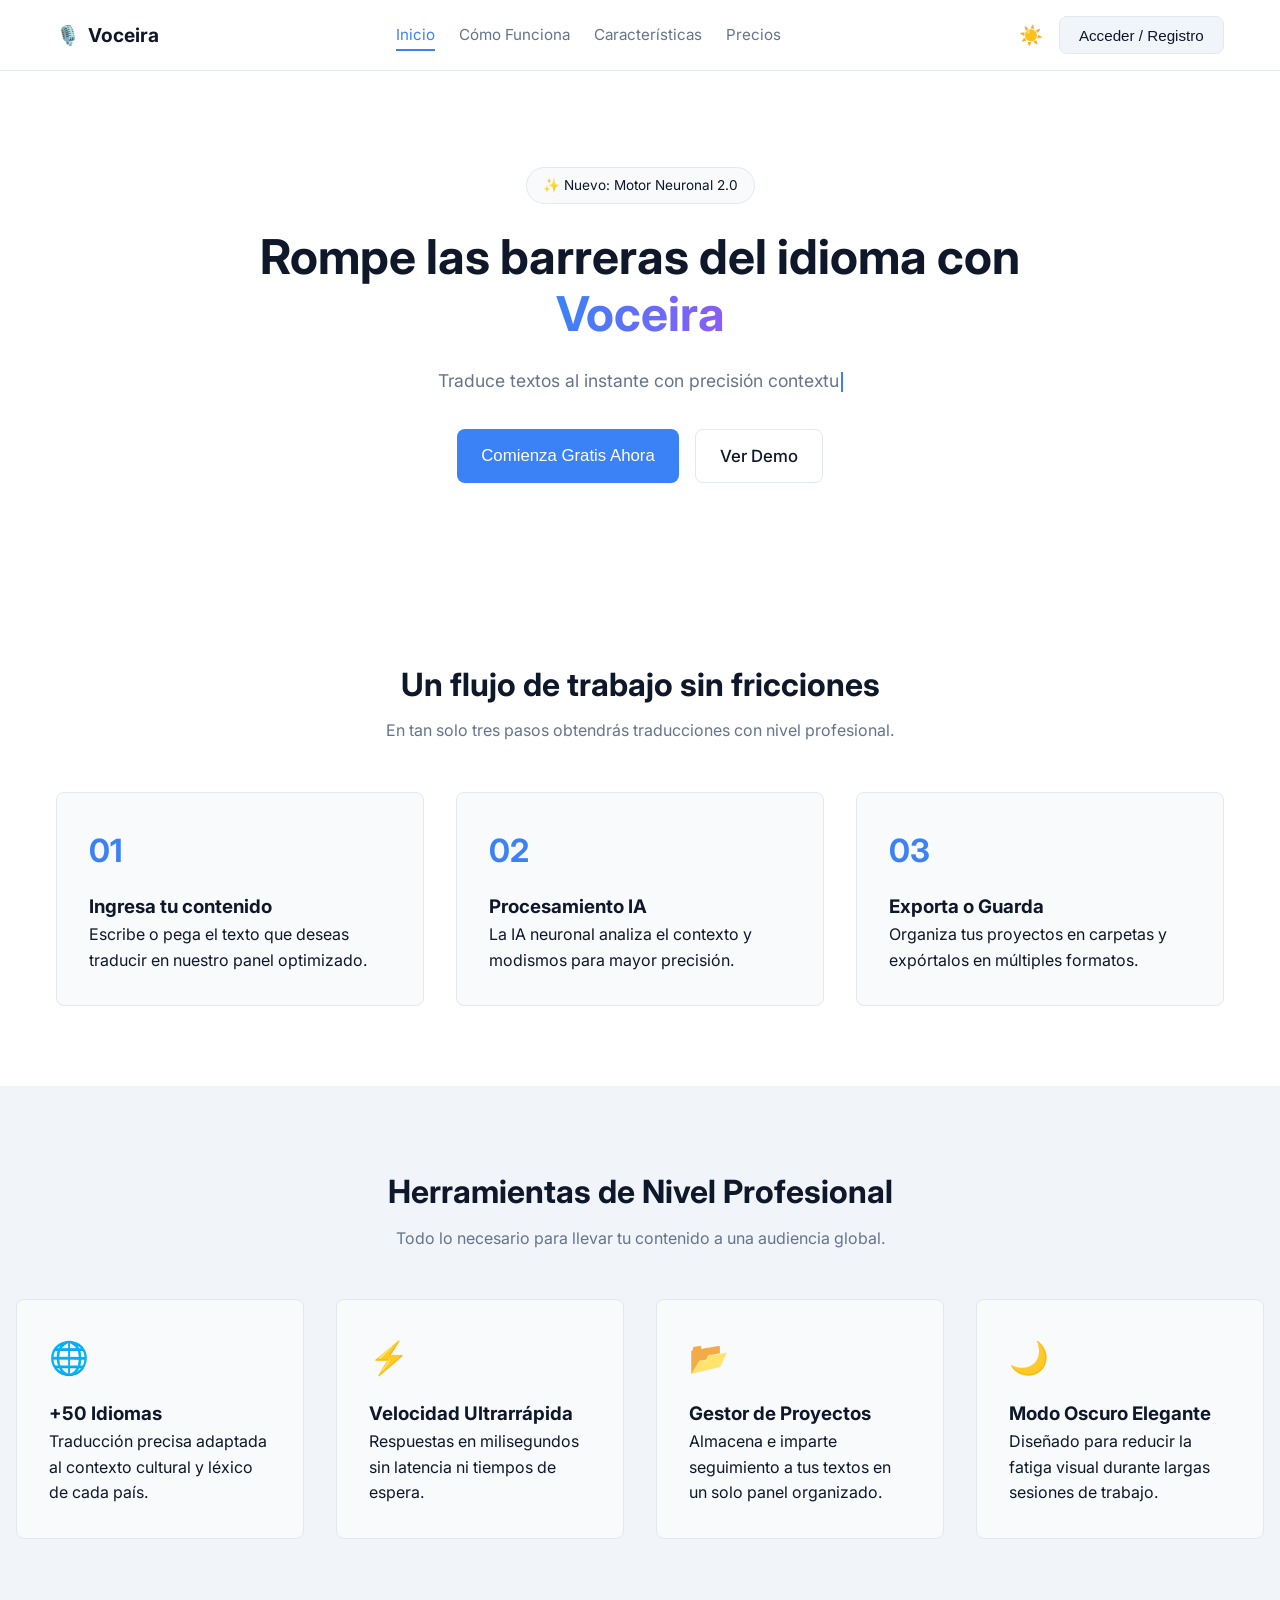
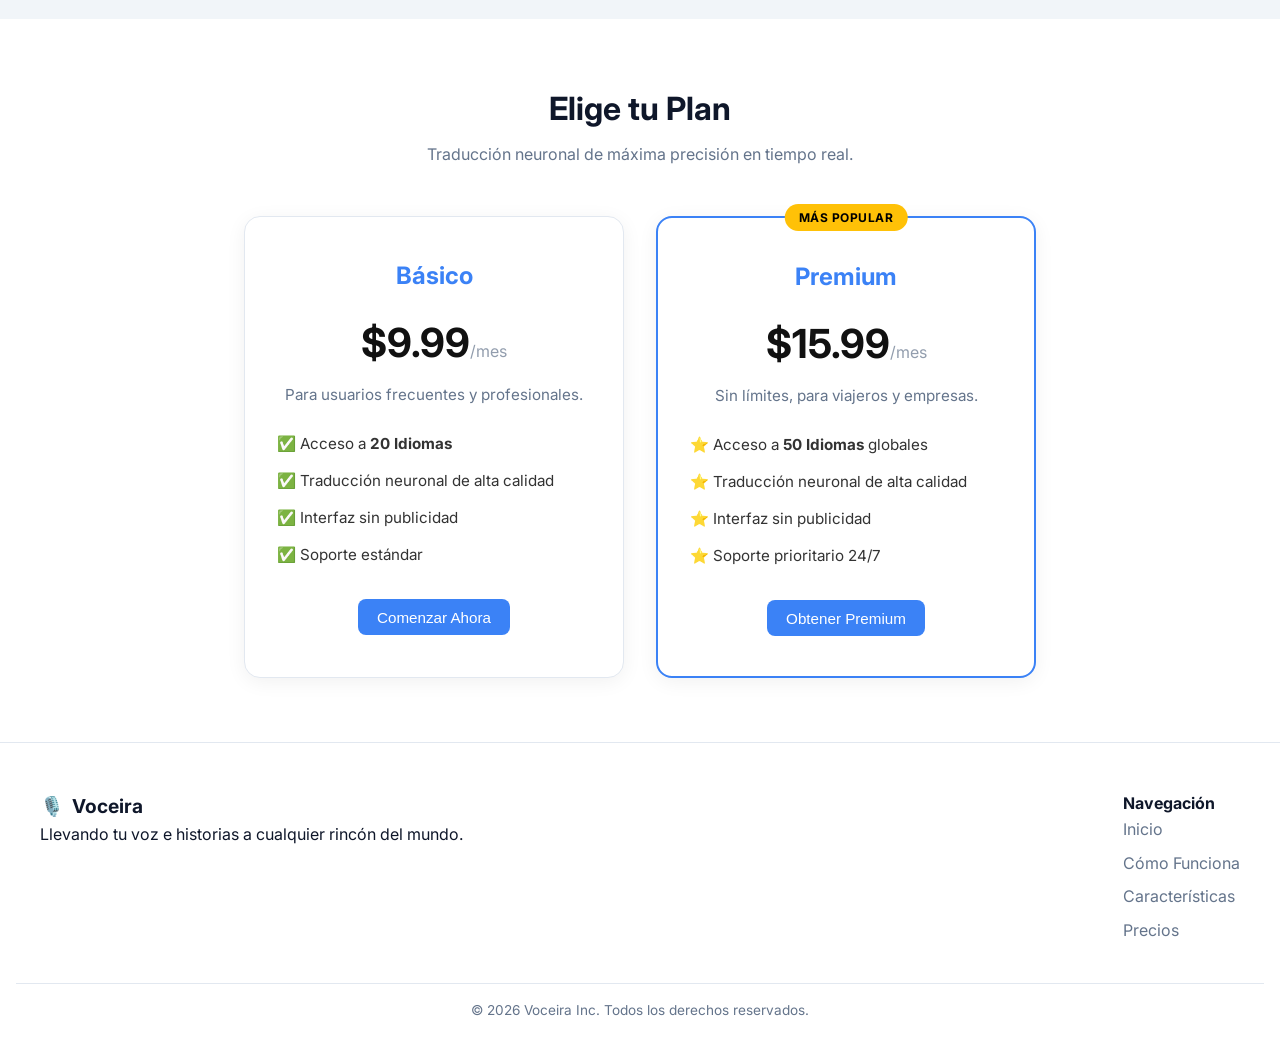
<file: VOCEIRAWEB/index.html>
<!DOCTYPE html>
<html lang="es" data-theme="light">
<head>
  <meta charset="UTF-8">
  <meta name="viewport" content="width=device-width, initial-scale=1.0">
  <title>Voceira - Plataforma de Traducción IA</title>
  <link rel="stylesheet" href="styles.css">
  <link href="https://fonts.googleapis.com/css2?family=Inter:wght@300;400;500;600;700;800&display=swap" rel="stylesheet">
</head>
<body>

  <!-- NAVEGACIÓN -->
  <header class="navbar">
    <div class="nav-container">
      <a href="index.html" class="logo">
        <span class="logo-icon">🎙️</span>
        <span class="logo-text">Voceira</span>
      </a>

      <!-- Menú Hamburguesa Móvil -->
      <button class="hamburger" id="hamburger" aria-label="Abrir menú">
        <span class="bar"></span>
        <span class="bar"></span>
        <span class="bar"></span>
      </button>

      <!-- Enlaces de Navegación -->
      <nav class="nav-links" id="nav-menu">
        <a href="#inicio" class="nav-link">Inicio</a>
        <a href="#como-funciona" class="nav-link">Cómo Funciona</a>
        <a href="#caracteristicas" class="nav-link">Características</a>
        <a href="#precios" class="nav-link">Precios</a>
        
        <div class="nav-mobile-actions">
          <button class="theme-toggle" title="Cambiar tema">☀️</button>
          <button class="btn btn-secondary open-auth-btn">Acceder / Registro</button>
        </div>
      </nav>

      <div class="nav-actions">
        <button class="theme-toggle" id="theme-toggle" title="Cambiar tema">☀️</button>
        <button class="btn btn-secondary open-auth-btn">Acceder / Registro</button>
      </div>
    </div>
  </header>

  <main>
    <!-- HERO SECTION -->
    <section id="inicio" class="hero-section">
      <div class="hero-content">
        <span class="badge">✨ Nuevo: Motor Neuronal 2.0</span>
        <h1>Rompe las barreras del idioma con <span class="gradient-text">Voceira</span></h1>
        <p class="hero-subtitle" id="hero-subtitle"></p>
        <div class="hero-buttons">
          <button class="btn btn-primary btn-large open-auth-btn">Comienza Gratis Ahora</button>
          <a href="#como-funciona" class="btn btn-outline btn-large">Ver Demo</a>
        </div>
      </div>
    </section>

    <!-- CÓMO FUNCIONA -->
    <section id="como-funciona" class="section-padding">
      <div class="section-header">
        <h2>Un flujo de trabajo sin fricciones</h2>
        <p>En tan solo tres pasos obtendrás traducciones con nivel profesional.</p>
      </div>
      <div class="steps-grid">
        <div class="step-card">
          <div class="step-icon">01</div>
          <h3>Ingresa tu contenido</h3>
          <p>Escribe o pega el texto que deseas traducir en nuestro panel optimizado.</p>
        </div>
        <div class="step-card">
          <div class="step-icon">02</div>
          <h3>Procesamiento IA</h3>
          <p>La IA neuronal analiza el contexto y modismos para mayor precisión.</p>
        </div>
        <div class="step-card">
          <div class="step-icon">03</div>
          <h3>Exporta o Guarda</h3>
          <p>Organiza tus proyectos en carpetas y expórtalos en múltiples formatos.</p>
        </div>
      </div>
    </section>

    <!-- CARACTERÍSTICAS -->
    <section id="caracteristicas" class="section-padding bg-alt">
      <div class="section-header">
        <h2>Herramientas de Nivel Profesional</h2>
        <p>Todo lo necesario para llevar tu contenido a una audiencia global.</p>
      </div>
      <div class="features-grid">
        <div class="feature-card">
          <div class="feature-icon">🌐</div>
          <h3>+50 Idiomas</h3>
          <p>Traducción precisa adaptada al contexto cultural y léxico de cada país.</p>
        </div>
        <div class="feature-card">
          <div class="feature-icon">⚡</div>
          <h3>Velocidad Ultrarrápida</h3>
          <p>Respuestas en milisegundos sin latencia ni tiempos de espera.</p>
        </div>
        <div class="feature-card">
          <div class="feature-icon">📂</div>
          <h3>Gestor de Proyectos</h3>
          <p>Almacena e imparte seguimiento a tus textos en un solo panel organizado.</p>
        </div>
        <div class="feature-card">
          <div class="feature-icon">🌙</div>
          <h3>Modo Oscuro Elegante</h3>
          <p>Diseñado para reducir la fatiga visual durante largas sesiones de trabajo.</p>
        </div>
      </div>
    </section>

   <!-- ========================================== -->
<!-- SECCIÓN DE PRECIOS (2 PLANES) -->
<!-- ========================================== -->
<section id="precios" class="pricing-section">
  <div class="container">
    <div class="section-header text-center">
      <h2>Elige tu Plan</h2>
      <p>Traducción neuronal de máxima precisión en tiempo real.</p>
    </div>

    <!-- Contenedor de las 2 tarjetas -->
    <div class="pricing-cards-container">
      
      <!-- TARJETA 1: PLAN BÁSICO -->
      <div class="pricing-card">
        <h3>Básico</h3>
        <div class="price">$9.99<span>/mes</span></div>
        <p class="pricing-subtitle">Para usuarios frecuentes y profesionales.</p>
        
        <ul class="pricing-features">
          <li>✅ Acceso a <strong>20 Idiomas</strong></li>
          <li>✅ Traducción neuronal de alta calidad</li>
          <li>✅ Interfaz sin publicidad</li>
          <li>✅ Soporte estándar</li>
        </ul>
        <button class="btn btn-primary open-auth-btn">Comenzar Ahora</button>
      </div>

      <!-- TARJETA 2: PLAN PREMIUM -->
      <div class="pricing-card premium">
        <div class="badge-popular">MÁS POPULAR</div>
        <h3>Premium</h3>
        <div class="price">$15.99<span>/mes</span></div>
        <p class="pricing-subtitle">Sin límites, para viajeros y empresas.</p>
        
        <ul class="pricing-features">
          <li>⭐ Acceso a <strong>50 Idiomas</strong> globales</li>
          <li>⭐ Traducción neuronal de alta calidad</li>
          <li>⭐ Interfaz sin publicidad</li>
          <li>⭐ Soporte prioritario 24/7</li>
        </ul>
        <button class="btn btn-primary open-auth-btn">Obtener Premium</button>
      </div>

    </div>
  </div>
</section>

    <!-- FOOTER -->
    <footer class="footer">
      <div class="footer-container">
        <div class="footer-brand">
          <div class="logo"><span class="logo-icon">🎙️</span> Voceira</div>
          <p>Llevando tu voz e historias a cualquier rincón del mundo.</p>
        </div>
        <div class="footer-links">
          <h4>Navegación</h4>
          <a href="#inicio">Inicio</a>
          <a href="#como-funciona">Cómo Funciona</a>
          <a href="#caracteristicas">Características</a>
          <a href="#precios">Precios</a>
        </div>
      </div>
      <div class="footer-bottom">
        <p>© 2026 Voceira Inc. Todos los derechos reservados.</p>
      </div>
    </footer>
  </main>

  <!-- MODAL DE AUTENTICACIÓN -->
  <div class="modal-overlay" id="auth-modal">
    <div class="modal-card">
      <button class="close-modal" id="close-modal">&times;</button>
      <div class="auth-tabs">
        <button class="tab-btn active" id="tab-login">Iniciar Sesión</button>
        <button class="tab-btn" id="tab-register">Crear Cuenta</button>
      </div>

      <!-- Login -->
      <form id="login-form" class="auth-form active-form">
        <h2>Bienvenido de nuevo</h2>
        <p class="auth-desc">Ingresa a tu cuenta para acceder al traductor.</p>
        <div class="input-group">
          <label>Correo Electrónico</label>
          <input type="email" id="login-email" placeholder="usuario@correo.com" required>
        </div>
        <div class="input-group">
          <label>Contraseña</label>
          <input type="password" id="login-pass" placeholder="••••••••" required>
        </div>
        <button type="submit" class="btn btn-primary btn-full">Ingresar a la App ➔</button>
      </form>

      <!-- Register -->
      <form id="register-form" class="auth-form">
        <h2>Crea tu cuenta gratis</h2>
        <p class="auth-desc">Comienza tu prueba sin tarjeta de crédito.</p>
        <div class="input-group">
          <label>Nombre Completo</label>
          <input type="text" id="register-name" placeholder="Ej: Maria López" required>
        </div>
        <div class="input-group">
          <label>Correo Electrónico</label>
          <input type="email" id="register-email" placeholder="usuario@correo.com" required>
        </div>
        <div class="input-group">
          <label>Contraseña (mínimo 6 caracteres)</label>
          <input type="password" id="register-pass" placeholder="••••••••" required>
        </div>
        <button type="submit" class="btn btn-primary btn-full">Registrarme e Ir a la App ➔</button>
      </form>
    </div>
  </div>

  <script src="app.js"></script>
</body>
</html>
</file>
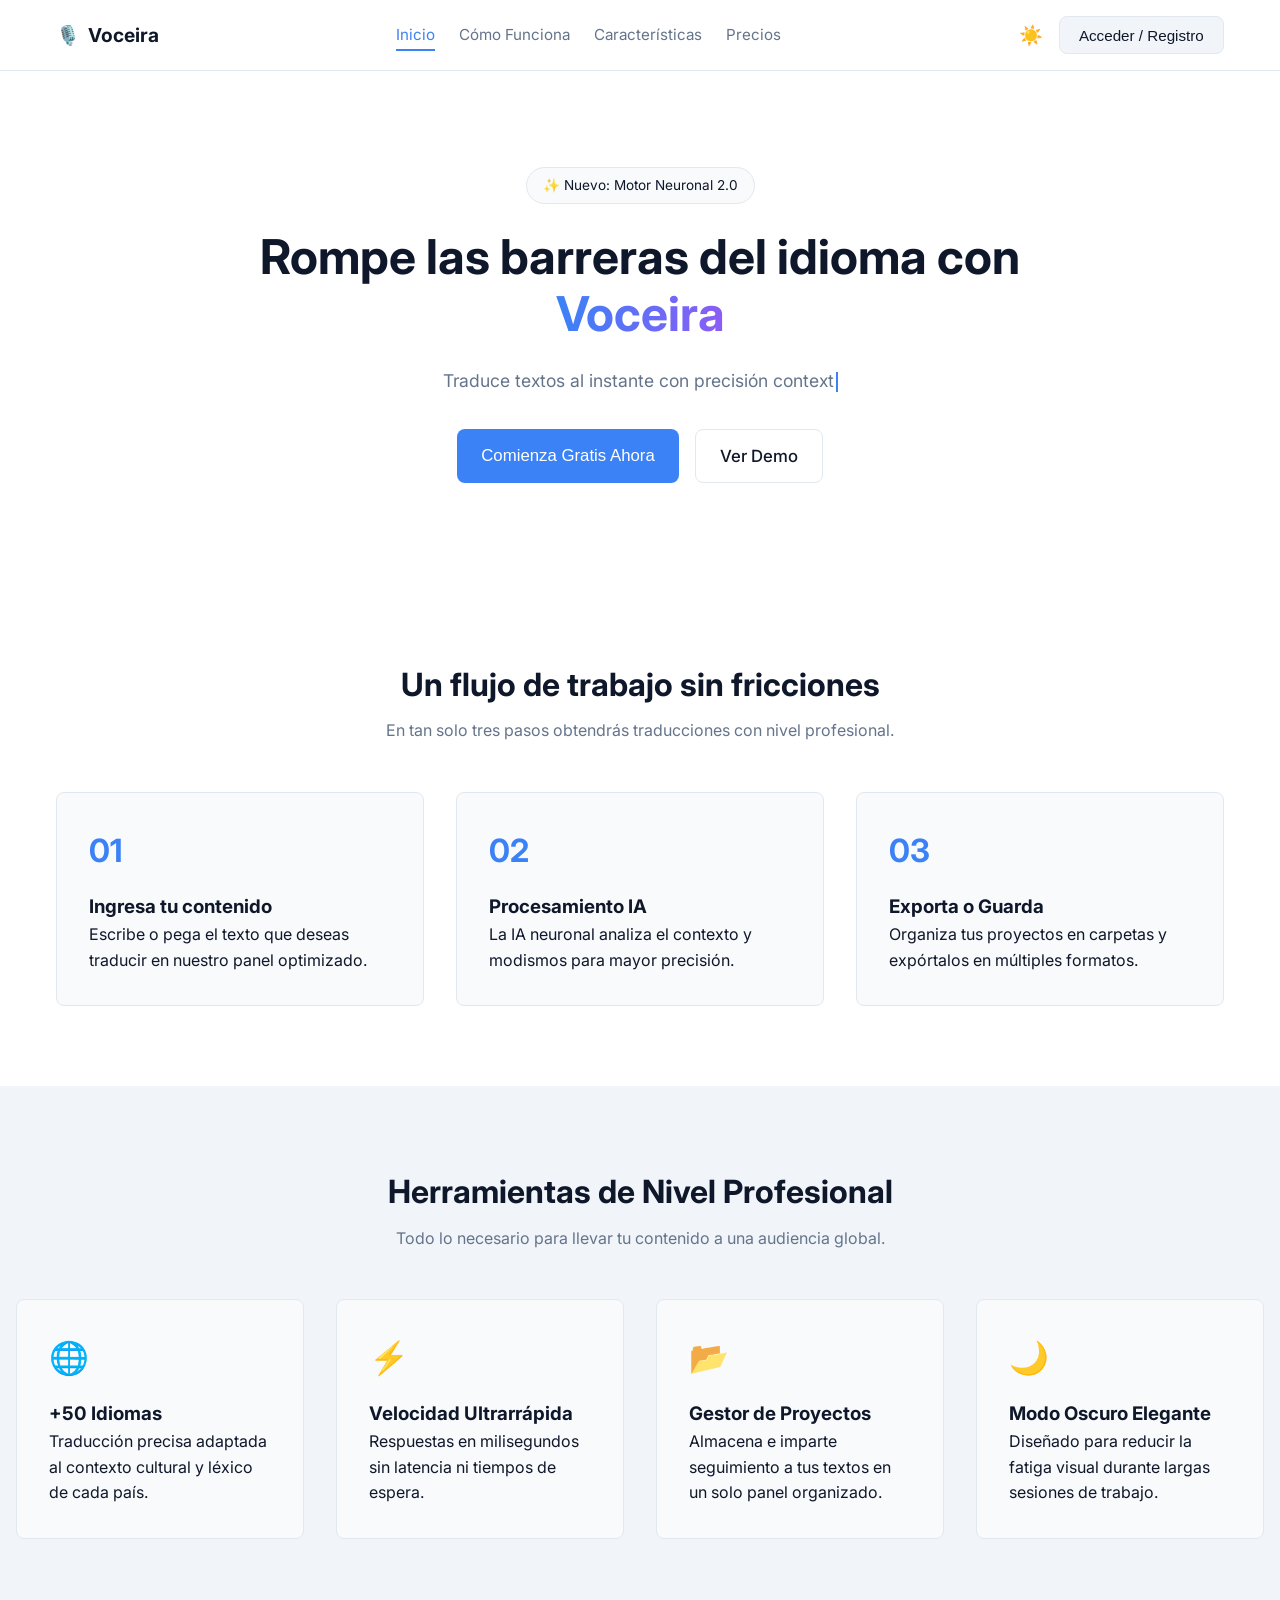
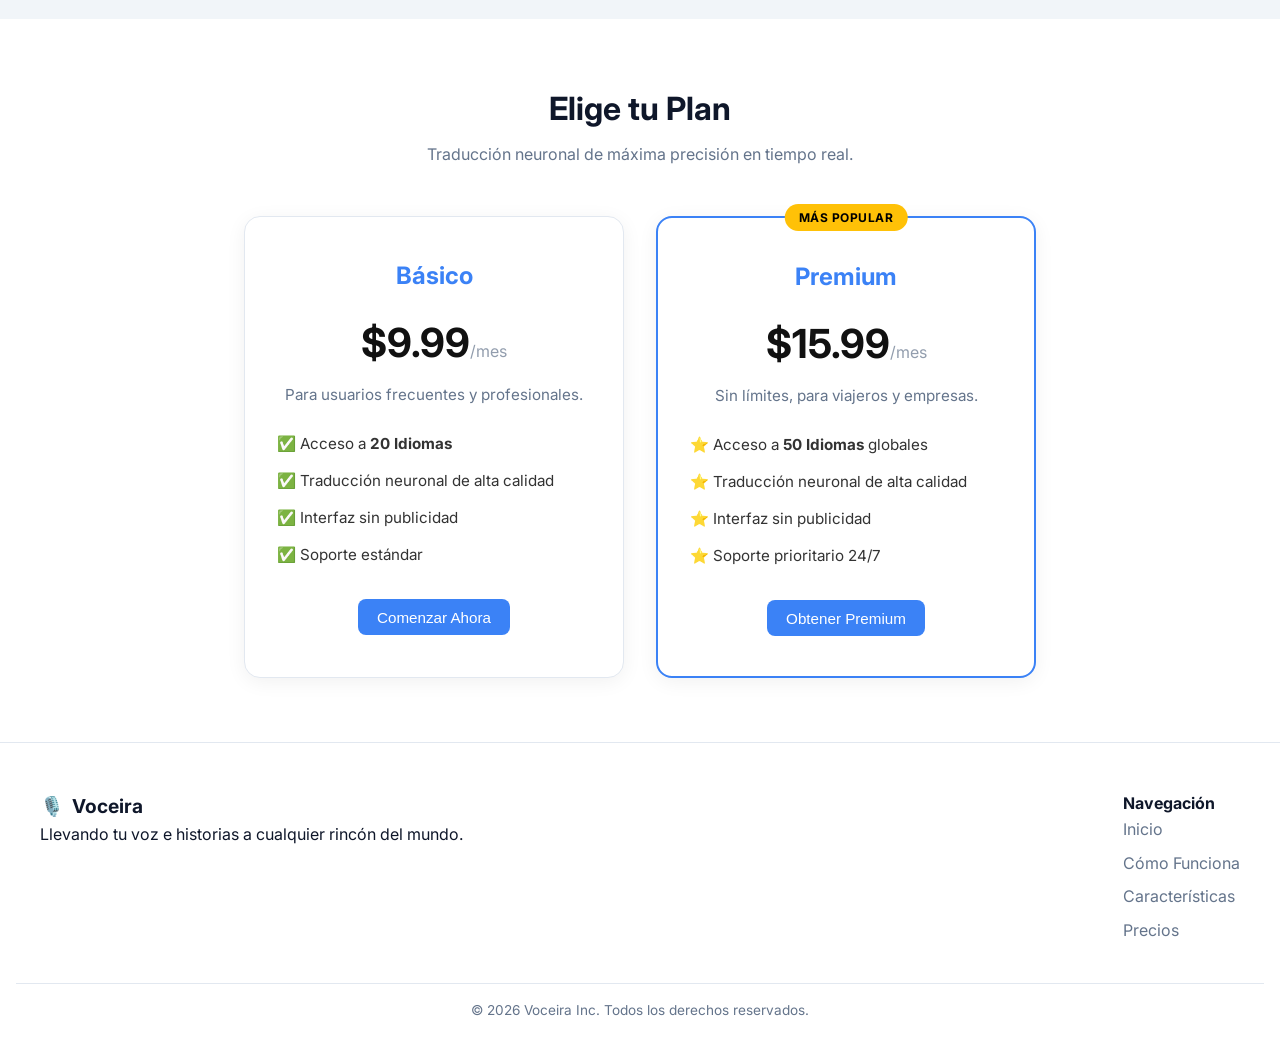
<file: VOCEIRAWEB/app.html>
<!DOCTYPE html>
<html lang="es" data-theme="light">
<head>
  <meta charset="UTF-8">
  <meta name="viewport" content="width=device-width, initial-scale=1.0">
  <title>Voceira App - Panel de Control</title>
  <link rel="stylesheet" href="styles.css">
  <link href="https://fonts.googleapis.com/css2?family=Inter:wght@300;400;500;600;700&display=swap" rel="stylesheet">
</head>
<body class="app-body">

  <header class="navbar app-header">
    <div class="nav-container">
      <a href="app.html" class="logo">
        <span class="logo-icon">🎙️</span>
        <span class="logo-text">Voceira <span class="badge-app">PRO</span></span>
      </a>
      <div class="nav-actions">
        <button class="theme-toggle" id="theme-toggle" title="Cambiar tema">☀️</button>
        <a href="index.html" class="btn btn-outline btn-sm" id="btn-logout">Cerrar Sesión</a>
      </div>
    </div>
  </header>

  <div class="app-container">
    <!-- Sidebar -->
    <aside class="sidebar">
      <div class="user-card">
        <div class="avatar" id="user-avatar">US</div>
        <div class="user-details">
          <h4 id="user-name">Usuario</h4>
          <span id="user-plan-text">Plan Activo</span>
        </div>
      </div>
      <nav class="sidebar-nav">
        <button class="sidebar-btn active" data-panel="panel-traductor">
          <span>🌐</span> Traductor IA
        </button>
        <button class="sidebar-btn" data-panel="panel-llamada">
          <span>📞</span> Demo Llamada
        </button>
        <button class="sidebar-btn" data-panel="panel-proyectos">
          <span>📊</span> Mis Proyectos
        </button>
        <button class="sidebar-btn" data-panel="panel-ajustes">
          <span>⚙️</span> Ajustes
        </button>
      </nav>
    </aside>

    <!-- Main Content Area -->
    <main class="app-content">

      <!-- Panel Traductor -->
      <section id="panel-traductor" class="app-panel active-panel">
        <div class="panel-header">
          <h2>Traducción Neuronal</h2>
          <p>Selecciona los idiomas e ingresa tu texto para procesarlo en tiempo real.</p>
        </div>

        <div class="translator-card">
          <div class="translator-toolbar">
            <select id="lang-from" class="select-box">
              <option value="es">Español</option>
              <option value="en">Inglés</option>
            </select>
            <button class="btn-swap" id="btn-swap" title="Intercambiar idiomas">⇄</button>
            <select id="lang-to" class="select-box">
              <option value="en">Inglés</option>
              <option value="es">Español</option>
            </select>
          </div>

          <div class="translator-grid">
            <div class="text-box">
              <textarea id="translate-input" placeholder="Escribe o pega el texto aquí..."></textarea>
              <div class="box-footer">
                <span class="char-count" id="char-count">0 caracteres</span>
                <button class="btn btn-primary" id="btn-translate">Traducir Ahora</button>
              </div>
            </div>

            <div class="text-box output-box">
              <textarea id="translate-output" readonly placeholder="La traducción aparecerá aquí..."></textarea>
              <div class="box-footer">
                <span class="status-tag" id="status-tag">Listo</span>
                <button class="btn btn-secondary" id="btn-save">Guardar Proyecto</button>
              </div>
            </div>
          </div>
        </div>
      </section>

      <!-- Panel Demo Llamada en Vivo -->
      <section id="panel-llamada" class="app-panel">
        <div class="panel-header">
          <h2>Simulación de Llamada en Vivo</h2>
          <p>Así se ve Voceira traduciendo una conversación en tiempo real, palabra por palabra.</p>
        </div>

        <div class="call-card">
          <div class="call-header">
            <div class="call-status">
              <span class="call-dot" id="call-dot"></span>
              <span id="call-status-text">Llamada no iniciada</span>
            </div>
            <div class="call-timer" id="call-timer">00:00</div>
          </div>

          <div class="call-participants">
            <div class="participant">
              <div class="participant-avatar">🧑</div>
              <div class="participant-info">
                <h4>Ana</h4>
                <span>Español 🇪🇸</span>
              </div>
              <div class="mic-wave" id="mic-wave-a"><span></span><span></span><span></span></div>
            </div>
            <div class="participant">
              <div class="participant-avatar">👨</div>
              <div class="participant-info">
                <h4>John</h4>
                <span>Inglés 🇺🇸</span>
              </div>
              <div class="mic-wave" id="mic-wave-b"><span></span><span></span><span></span></div>
            </div>
          </div>

          <div class="call-transcript" id="call-transcript">
            <p class="call-empty-hint" id="call-empty-hint">Presioná "Iniciar Simulación" para ver la traducción en vivo.</p>
          </div>

          <div class="call-controls">
            <button class="btn btn-primary" id="btn-start-call">▶ Iniciar Simulación</button>
            <button class="btn btn-outline" id="btn-reset-call">Reiniciar</button>
          </div>
        </div>
      </section>

      <!-- Panel Proyectos -->
      <section id="panel-proyectos" class="app-panel">
        <div class="panel-header">
          <h2>Historial de Proyectos</h2>
          <p>Tus traducciones recientes guardadas en la nube.</p>
        </div>
        <div class="table-card">
          <table class="data-table">
            <thead>
              <tr>
                <th>Nombre del Proyecto</th>
                <th>Idiomas</th>
                <th>Fecha</th>
                <th>Estado</th>
              </tr>
            </thead>
            <tbody id="projects-list">
              <tr>
                <td>Documento Comercial V2</td>
                <td>ES ➔ EN</td>
                <td>Hoy, 10:42 AM</td>
                <td><span class="badge-status success">Completado</span></td>
              </tr>
              <tr>
                <td>Presentación para Cliente</td>
                <td>EN ➔ FR</td>
                <td>Ayer, 04:15 PM</td>
                <td><span class="badge-status success">Completado</span></td>
              </tr>
            </tbody>
          </table>
        </div>
      </section>

      <!-- Panel Ajustes -->
      <section id="panel-ajustes" class="app-panel">
        <div class="panel-header">
          <h2>Configuración de la Cuenta y Planes</h2>
        </div>
        <div class="settings-card">
          <h3>Gestionar Suscripción</h3>
          <p>Actualiza tu plan para desbloquear más idiomas en el motor.</p>
          <div class="btn-group-row">
            <button class="btn btn-secondary" id="btn-upgrade-basico">Cambiar a Plan Básico ($9.99 / 20 Idiomas)</button>
            <button class="btn btn-primary" id="btn-upgrade-premium">Cambiar a Plan Premium ($15.99 / 50 Idiomas)</button>
          </div>
        </div>
        <div class="settings-card danger-zone">
          <h3>Zona de Peligro</h3>
          <p>Reiniciar los datos borrará el usuario guardado localmente.</p>
          <button class="btn btn-outline btn-danger" id="btn-reset">Borrar Cache y Reiniciar</button>
        </div>
      </section>

    </main>
  </div>

  <script src="app.js"></script>
</body>
</html>
</file>
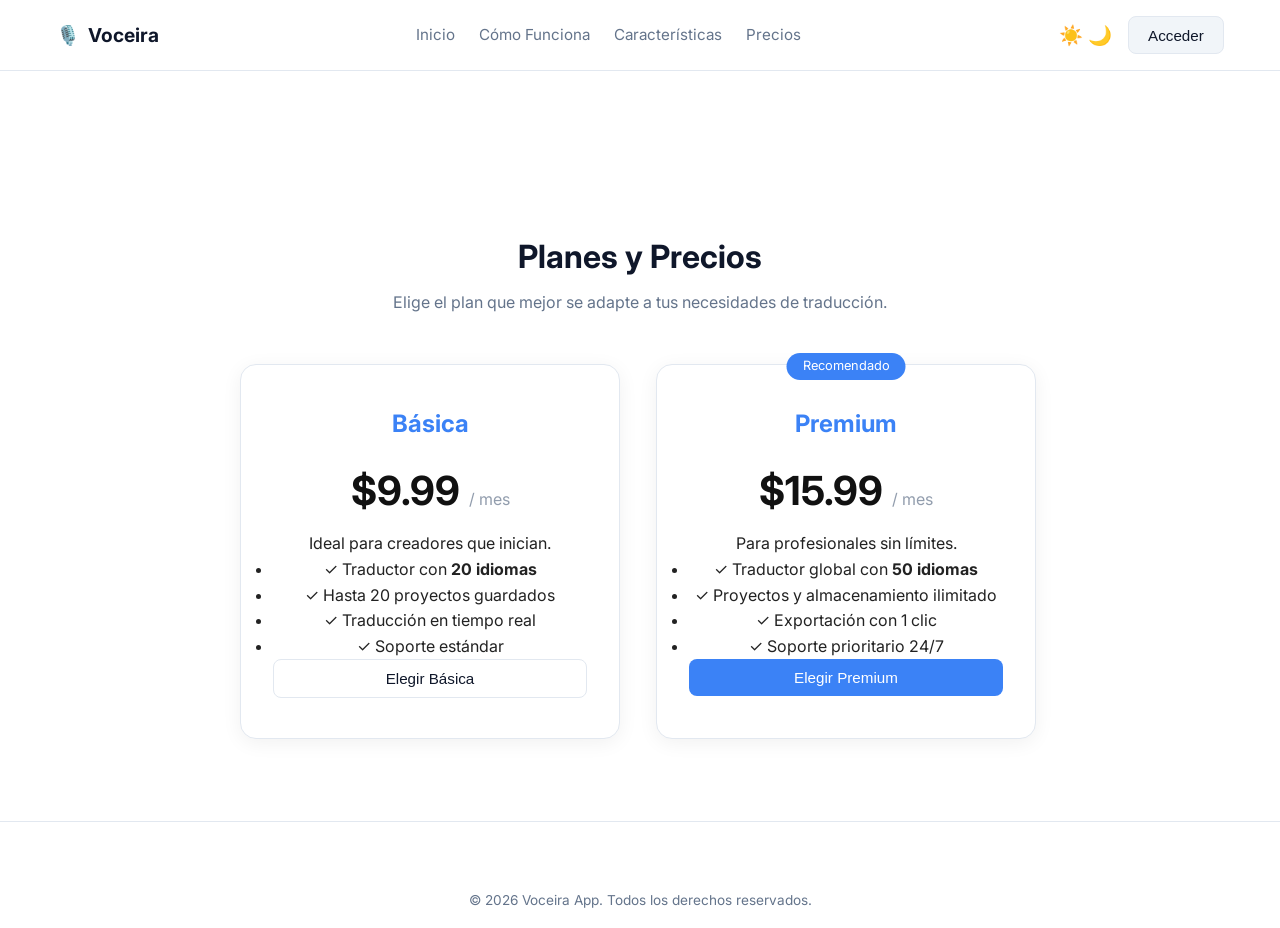
<file: VOCEIRAWEB/precios.html>
<!DOCTYPE html>
<html lang="es" data-theme="light">
<head>
  <meta charset="UTF-8">
  <meta name="viewport" content="width=device-width, initial-scale=1.0">
  <title>Precios - Voceira</title>
  <link rel="stylesheet" href="styles.css">
  <link href="https://fonts.googleapis.com/css2?family=Inter:wght@300;400;500;600;700&display=swap" rel="stylesheet">
</head>
<body>

  <!-- Navbar fija -->
  <header class="navbar">
    <div class="nav-container">
      <a href="index.html" class="logo" id="logo-btn">
        <span class="logo-icon">🎙️</span>
        <span class="logo-text">Voceira</span>
      </a>
      <nav class="nav-links" id="landing-nav">
        <a href="index.html" class="nav-link">Inicio</a>
        <a href="index.html#como-funciona" class="nav-link">Cómo Funciona</a>
        <a href="index.html#caracteristicas" class="nav-link">Características</a>
        <a href="precios.html" class="nav-link">Precios</a>
      </nav>
      <div class="nav-actions">
        <button class="theme-toggle" id="theme-toggle" title="Cambiar modo claro/oscuro">
          <span class="sun-icon">☀️</span>
          <span class="moon-icon">🌙</span>
        </button>
        <div id="auth-actions">
          <button class="btn btn-secondary" id="open-auth-btn">Acceder</button>
        </div>
      </div>
    </div>
  </header>

  <!-- SECCIÓN DE PRECIOS EXCLUSIVA -->
  <main style="margin-top: 120px; min-height: 70vh; padding: 40px 20px; max-width: 1200px; margin-left: auto; margin-right: auto;">
    <div class="section-header fade-in">
      <h2>Planes y Precios</h2>
      <p>Elige el plan que mejor se adapte a tus necesidades de traducción.</p>
    </div>
    <div class="pricing-grid" style="max-width: 800px; margin: 0 auto;">
      
      <!-- PLAN BÁSICA -->
      <div class="pricing-card fade-in">
        <h3>Básica</h3>
        <div class="price">$9.99 <span>/ mes</span></div>
        <p>Ideal para creadores que inician.</p>
        <ul>
          <li>✓ Traductor con <strong>20 idiomas</strong></li>
          <li>✓ Hasta 20 proyectos guardados</li>
          <li>✓ Traducción en tiempo real</li>
          <li>✓ Soporte estándar</li>
        </ul>
        <button class="btn btn-outline btn-full open-register-trigger">Elegir Básica</button>
      </div>

      <!-- PLAN PREMIUM -->
      <div class="pricing-card featured fade-in">
        <span class="popular-tag">Recomendado</span>
        <h3>Premium</h3>
        <div class="price">$15.99 <span>/ mes</span></div>
        <p>Para profesionales sin límites.</p>
        <ul>
          <li>✓ Traductor global con <strong>50 idiomas</strong></li>
          <li>✓ Proyectos y almacenamiento ilimitado</li>
          <li>✓ Exportación con 1 clic</li>
          <li>✓ Soporte prioritario 24/7</li>
        </ul>
        <button class="btn btn-primary btn-full open-register-trigger">Elegir Premium</button>
      </div>

    </div>
  </main>

  <!-- Footer -->
  <footer class="footer">
    <div class="footer-bottom" style="border-top: none; padding-top: 20px;">
      <p>© 2026 Voceira App. Todos los derechos reservados.</p>
    </div>
  </footer>

  <!-- Modal Auth (Necesario para que el botón de registro funcione aquí) -->
  <div class="modal-overlay" id="auth-modal">
    <div class="modal-content fade-in">
      <button class="close-modal" id="close-modal">&times;</button>
      <div class="auth-tabs">
        <button class="tab-btn active" id="tab-login">Ingresar</button>
        <button class="tab-btn" id="tab-register">Crear Cuenta</button>
      </div>
      <form id="login-form" class="auth-form active-form">
        <h2>Bienvenido</h2>
        <div class="input-group"><label>Correo</label><input type="email" id="login-email" required></div>
        <button type="submit" class="btn btn-primary btn-full">Entrar</button>
      </form>
      <form id="register-form" class="auth-form">
        <h2>Comienza Ahora</h2>
        <div class="input-group"><label>Nombre</label><input type="text" id="reg-name" required></div>
        <div class="input-group"><label>Correo</label><input type="email" id="reg-email" required></div>
        <button type="submit" class="btn btn-primary btn-full">Crear Cuenta</button>
      </form>
    </div>
  </div>

  <script src="app.js"></script>
</body>
</html>
</file>
<file: VOCEIRAWEB/styles.css>
html {
  scroll-behavior: smooth;
  scroll-padding-top: 90px; /* evita que la navbar fija tape el título de la sección */
}

:root {
  /* Modo Claro */
  --bg-body: #ffffff;
  --bg-card: #f8fafc;
  --bg-alt: #f1f5f9;
  --text-main: #0f172a;
  --text-muted: #64748b;
  --primary: #3b82f6;
  --primary-hover: #2563eb;
  --border: #e2e8f0;
  --danger: #ef4444;
  --success: #10b981;
  --sidebar-bg: #f8fafc;
  --radius: 8px;
  --shadow: 0 4px 6px -1px rgba(0, 0, 0, 0.1);
}

[data-theme="dark"] {
  /* Modo Oscuro */
  --bg-body: #0f172a;
  --bg-card: #1e293b;
  --bg-alt: #1e293b;
  --text-main: #f8fafc;
  --text-muted: #94a3b8;
  --primary: #60a5fa;
  --primary-hover: #3b82f6;
  --border: #334155;
  --sidebar-bg: #0f172a;
  --shadow: 0 4px 6px -1px rgba(0, 0, 0, 0.5);
}

* {
  margin: 0;
  padding: 0;
  box-sizing: border-box;
}

body {
  font-family: 'Inter', sans-serif;
  background-color: var(--bg-body);
  color: var(--text-main);
  line-height: 1.6;
  transition: background-color 0.3s, color 0.3s;
}

a {
  text-decoration: none;
  color: inherit;
}

/* ===========================
   BOTONES
=========================== */
.btn {
  display: inline-block;
  padding: 0.6rem 1.2rem;
  border-radius: var(--radius);
  font-weight: 500;
  cursor: pointer;
  border: none;
  transition: all 0.2s;
  text-align: center;
  font-size: 0.95rem;
}

.btn-primary {
  background: var(--primary);
  color: #fff;
}

.btn-primary:hover {
  background: var(--primary-hover);
}

.btn-secondary {
  background: var(--bg-alt);
  color: var(--text-main);
  border: 1px solid var(--border);
}

.btn-secondary:hover {
  background: var(--border);
}

.btn-outline {
  background: transparent;
  color: var(--text-main);
  border: 1px solid var(--border);
}

.btn-outline:hover {
  border-color: var(--primary);
  color: var(--primary);
}

.btn-danger {
  color: var(--danger);
  border-color: var(--danger);
}
.btn-danger:hover {
  background: var(--danger);
  color: #fff;
}

.btn-large {
  padding: 0.8rem 1.5rem;
  font-size: 1.05rem;
}
.btn-sm {
  padding: 0.4rem 0.8rem;
  font-size: 0.85rem;
}
.btn-full {
  width: 100%;
}

/* ===========================
   NAVBAR (INDEX)
=========================== */
.navbar {
  border-bottom: 1px solid var(--border);
  background: var(--bg-body);
  position: sticky;
  top: 0;
  z-index: 100;
}
.nav-container {
  max-width: 1200px;
  margin: 0 auto;
  padding: 1rem;
  display: flex;
  justify-content: space-between;
  align-items: center;
}
.logo {
  display: flex;
  align-items: center;
  gap: 0.5rem;
  font-weight: 700;
  font-size: 1.2rem;
}
.nav-links {
  display: flex;
  gap: 1.5rem;
  align-items: center;
}
.nav-link {
  font-size: 0.95rem;
  color: var(--text-muted);
  position: relative;
  transition: color 0.2s;
}
.nav-link::after {
  content: '';
  position: absolute;
  left: 0;
  bottom: -4px;
  width: 0;
  height: 2px;
  background: var(--primary);
  transition: width 0.25s ease;
}
.nav-link:hover {
  color: var(--primary);
}
.nav-link:hover::after,
.nav-link.active-link::after {
  width: 100%;
}
.nav-link.active-link {
  color: var(--primary);
}
.nav-actions {
  display: flex;
  gap: 1rem;
  align-items: center;
}
.theme-toggle {
  background: none;
  border: none;
  font-size: 1.2rem;
  cursor: pointer;
}
.hamburger {
  display: none;
  background: none;
  border: none;
  flex-direction: column;
  gap: 4px;
  cursor: pointer;
}
.hamburger .bar {
  width: 25px;
  height: 3px;
  background-color: var(--text-main);
  transition: 0.3s;
}
.nav-mobile-actions {
  display: none;
}

@media (max-width: 768px) {
  .hamburger { display: flex; }
  .nav-actions { display: none; }
  .nav-links {
    display: none;
    flex-direction: column;
    position: absolute;
    top: 60px;
    left: 0;
    width: 100%;
    background: var(--bg-body);
    border-bottom: 1px solid var(--border);
    padding: 1rem;
  }
  .nav-links.active { display: flex; }
  .nav-mobile-actions { display: flex; flex-direction: column; gap: 1rem; margin-top: 1rem; }
}

/* ===========================
   SECCIONES (INDEX)
=========================== */
.section-padding {
  padding: 5rem 1rem;
  max-width: 1200px;
  margin: 0 auto;
}
.bg-alt {
  background-color: var(--bg-alt);
  max-width: 100%;
}
.section-header {
  text-align: center;
  margin-bottom: 3rem;
}
.section-header h2 {
  font-size: 2rem;
  margin-bottom: 0.5rem;
}
.section-header p {
  color: var(--text-muted);
}

/* HERO */
.hero-section {
  text-align: center;
  padding: 6rem 1rem;
  max-width: 800px;
  margin: 0 auto;
}
.badge {
  display: inline-block;
  background: var(--bg-card);
  border: 1px solid var(--border);
  padding: 0.4rem 1rem;
  border-radius: 50px;
  font-size: 0.85rem;
  margin-bottom: 1.5rem;
}
.hero-section h1 {
  font-size: 3rem;
  line-height: 1.2;
  margin-bottom: 1.5rem;
}
.gradient-text {
  background: linear-gradient(90deg, var(--primary), #8b5cf6);
  -webkit-background-clip: text;
  -webkit-text-fill-color: transparent;
}
.hero-subtitle {
  font-size: 1.1rem;
  color: var(--text-muted);
  margin-bottom: 2rem;
  min-height: 1.7em;
}
.hero-subtitle::after {
  content: '';
  display: inline-block;
  width: 2px;
  height: 1.1em;
  background: var(--primary);
  margin-left: 2px;
  vertical-align: middle;
  animation: blink-cursor 0.8s step-end infinite;
}
.hero-subtitle.typing-done::after {
  display: none;
}
@keyframes blink-cursor {
  0%, 100% { opacity: 1; }
  50% { opacity: 0; }
}
.hero-buttons {
  display: flex;
  justify-content: center;
  gap: 1rem;
}

/* CARDS */
.steps-grid, .features-grid, .pricing-grid {
  display: grid;
  grid-template-columns: repeat(auto-fit, minmax(280px, 1fr));
  gap: 2rem;
}
.step-card, .feature-card {
  background: var(--bg-card);
  padding: 2rem;
  border-radius: var(--radius);
  border: 1px solid var(--border);
  transition: transform 0.3s ease, box-shadow 0.3s ease, border-color 0.3s ease;
}

.step-card:hover, .feature-card:hover {
  transform: translateY(-5px);
  box-shadow: 0 10px 25px rgba(0, 0, 0, 0.12);
  border-color: var(--primary);
}

[data-theme="dark"] .step-card:hover,
[data-theme="dark"] .feature-card:hover {
  box-shadow: 0 10px 25px rgba(0, 0, 0, 0.4);
}
.step-icon, .feature-icon {
  font-size: 2rem;
  margin-bottom: 1rem;
  color: var(--primary);
  font-weight: 700;
}
.pricing-card {
  background: var(--bg-card);
  border: 1px solid var(--border);
  padding: 2rem;
  border-radius: var(--radius);
  position: relative;
}
.pricing-card.popular {
  border-color: var(--primary);
  transform: scale(1.05);
}
.popular-tag {
  position: absolute;
  top: -12px;
  left: 50%;
  transform: translateX(-50%);
  background: var(--primary);
  color: white;
  padding: 0.2rem 1rem;
  border-radius: 50px;
  font-size: 0.8rem;
}
.pricing-card .price {
  font-size: 2.5rem;
  font-weight: 700;
  margin: 1.5rem 0;
}
.pricing-card .price span {
  font-size: 1rem;
  color: var(--text-muted);
  font-weight: 400;
}
.pricing-features {
  list-style: none;
  margin-bottom: 2rem;
}
.pricing-features li {
  margin-bottom: 0.8rem;
  color: var(--text-muted);
}

/* FOOTER */
.footer {
  border-top: 1px solid var(--border);
  padding: 3rem 1rem 1rem;
}
.footer-container {
  max-width: 1200px;
  margin: 0 auto;
  display: flex;
  justify-content: space-between;
  flex-wrap: wrap;
  gap: 2rem;
  margin-bottom: 2rem;
}
.footer-links a {
  display: block;
  color: var(--text-muted);
  margin-bottom: 0.5rem;
}
.footer-bottom {
  text-align: center;
  color: var(--text-muted);
  font-size: 0.85rem;
  border-top: 1px solid var(--border);
  padding-top: 1rem;
}

/* ===========================
   MODAL DE AUTENTICACIÓN
=========================== */
.modal-overlay {
  position: fixed;
  top: 0; left: 0; width: 100%; height: 100%;
  background: rgba(0,0,0,0.5);
  display: none;
  justify-content: center;
  align-items: center;
  z-index: 1000;
}
.modal-overlay.active {
  display: flex;
}
.modal-card {
  background: var(--bg-body);
  padding: 2rem;
  border-radius: var(--radius);
  width: 90%;
  max-width: 400px;
  position: relative;
  box-shadow: var(--shadow);
}
.close-modal {
  position: absolute;
  top: 1rem; right: 1rem;
  background: none; border: none; font-size: 1.5rem;
  cursor: pointer; color: var(--text-muted);
}
.auth-tabs {
  display: flex;
  margin-bottom: 1.5rem;
  border-bottom: 1px solid var(--border);
}
.tab-btn {
  flex: 1;
  background: none; border: none;
  padding: 0.8rem;
  cursor: pointer;
  color: var(--text-muted);
  border-bottom: 2px solid transparent;
}
.tab-btn.active {
  color: var(--primary);
  border-color: var(--primary);
}
.auth-form {
  display: none;
}
.auth-form.active-form {
  display: block;
}
.auth-desc {
  font-size: 0.85rem;
  color: var(--text-muted);
  margin-bottom: 1.5rem;
}
.input-group {
  margin-bottom: 1rem;
}
.input-group label {
  display: block;
  font-size: 0.85rem;
  margin-bottom: 0.4rem;
}
.input-group input {
  width: 100%;
  padding: 0.8rem;
  border: 1px solid var(--border);
  border-radius: var(--radius);
  background: var(--bg-card);
  color: var(--text-main);
}

/* ===========================
   DASHBOARD APP (app.html)
=========================== */
.app-body {
  height: 100vh;
  display: flex;
  flex-direction: column;
}
.badge-app {
  background: var(--primary);
  color: white;
  font-size: 0.6rem;
  padding: 2px 6px;
  border-radius: 4px;
  vertical-align: super;
}
.app-container {
  display: flex;
  flex: 1;
  overflow: hidden;
}

/* Sidebar */
.sidebar {
  width: 260px;
  background: var(--sidebar-bg);
  border-right: 1px solid var(--border);
  padding: 1.5rem;
  display: flex;
  flex-direction: column;
}
.user-card {
  display: flex;
  align-items: center;
  gap: 1rem;
  margin-bottom: 2rem;
  padding-bottom: 1rem;
  border-bottom: 1px solid var(--border);
}
.avatar {
  width: 40px; height: 40px;
  background: var(--primary);
  color: white;
  border-radius: 50%;
  display: flex; justify-content: center; align-items: center;
  font-weight: bold;
}
.user-details h4 { font-size: 0.9rem; }
.user-details span { font-size: 0.75rem; color: var(--text-muted); }

.sidebar-nav {
  display: flex;
  flex-direction: column;
  gap: 0.5rem;
}
.sidebar-btn {
  background: none; border: none;
  text-align: left;
  padding: 0.8rem 1rem;
  border-radius: var(--radius);
  cursor: pointer;
  color: var(--text-muted);
  display: flex; align-items: center; gap: 0.8rem;
  transition: 0.2s;
}
.sidebar-btn:hover { background: var(--bg-body); }
.sidebar-btn.active {
  background: var(--primary);
  color: white;
}

/* App Content */
.app-content {
  flex: 1;
  padding: 2rem;
  overflow-y: auto;
  background: var(--bg-body);
}
.app-panel {
  display: none;
}
.app-panel.active-panel {
  display: block;
  animation: fadeIn 0.3s;
}
@keyframes fadeIn {
  from { opacity: 0; transform: translateY(10px); }
  to { opacity: 1; transform: translateY(0); }
}

.panel-header { margin-bottom: 2rem; }
.panel-header p { color: var(--text-muted); }

/* Translator */
.translator-card {
  background: var(--bg-card);
  border: 1px solid var(--border);
  border-radius: var(--radius);
  overflow: hidden;
}
.translator-toolbar {
  display: flex;
  align-items: center;
  padding: 1rem;
  border-bottom: 1px solid var(--border);
  gap: 1rem;
}
.select-box {
  padding: 0.5rem;
  border: 1px solid var(--border);
  border-radius: var(--radius);
  background: var(--bg-body);
  color: var(--text-main);
  flex: 1;
}
.btn-swap {
  background: var(--bg-body);
  border: 1px solid var(--border);
  border-radius: 50%;
  width: 36px; height: 36px;
  cursor: pointer;
  color: var(--text-main);
}
.translator-grid {
  display: grid;
  grid-template-columns: 1fr 1fr;
}
.text-box {
  display: flex; flex-direction: column;
  border-right: 1px solid var(--border);
}
.text-box textarea {
  width: 100%;
  height: 250px;
  border: none;
  padding: 1rem;
  resize: none;
  background: transparent;
  color: var(--text-main);
  font-family: inherit;
}
.text-box textarea:focus { outline: none; }
.output-box { border-right: none; background: var(--bg-body); }
.box-footer {
  padding: 1rem;
  border-top: 1px solid var(--border);
  display: flex;
  justify-content: space-between;
  align-items: center;
}
.char-count, .status-tag {
  font-size: 0.8rem;
  color: var(--text-muted);
}

/* Settings y Tablas */
.settings-card {
  background: var(--bg-card);
  border: 1px solid var(--border);
  padding: 1.5rem;
  border-radius: var(--radius);
  margin-bottom: 1.5rem;
}
.settings-card p {
  color: var(--text-muted);
  margin-bottom: 1rem;
}
.btn-group-row {
  display: flex;
  gap: 1rem;
  flex-wrap: wrap;
}

.table-card {
  background: var(--bg-card);
  border: 1px solid var(--border);
  border-radius: var(--radius);
  overflow-x: auto;
}
.data-table {
  width: 100%;
  border-collapse: collapse;
}
.data-table th, .data-table td {
  padding: 1rem;
  text-align: left;
  border-bottom: 1px solid var(--border);
}
.data-table th { background: var(--bg-body); color: var(--text-muted); font-weight: 500;}
.badge-status.success {
  background: rgba(16, 185, 129, 0.1);
  color: var(--success);
  padding: 0.2rem 0.6rem;
  border-radius: 50px;
  font-size: 0.8rem;
}

/* ==========================================
   SIMULACIÓN DE LLAMADA EN VIVO
   ========================================== */
.call-card {
  background: var(--bg-card);
  border: 1px solid var(--border);
  border-radius: var(--radius);
  padding: 1.5rem;
}
.call-header {
  display: flex;
  justify-content: space-between;
  align-items: center;
  margin-bottom: 1.5rem;
  padding-bottom: 1rem;
  border-bottom: 1px solid var(--border);
}
.call-status {
  display: flex;
  align-items: center;
  gap: 0.6rem;
  font-size: 0.9rem;
  color: var(--text-muted);
}
.call-dot {
  width: 10px;
  height: 10px;
  border-radius: 50%;
  background: var(--text-muted);
  transition: background 0.3s;
}
.call-dot.live {
  background: var(--danger);
  animation: pulse-dot 1.2s infinite;
}
@keyframes pulse-dot {
  0%, 100% { opacity: 1; box-shadow: 0 0 0 0 rgba(239, 68, 68, 0.5); }
  50% { opacity: 0.6; box-shadow: 0 0 0 5px rgba(239, 68, 68, 0); }
}
.call-timer {
  font-variant-numeric: tabular-nums;
  font-weight: 600;
  color: var(--text-main);
}

.call-participants {
  display: flex;
  gap: 1.5rem;
  margin-bottom: 1.5rem;
  flex-wrap: wrap;
}
.participant {
  flex: 1;
  min-width: 220px;
  display: flex;
  align-items: center;
  gap: 0.8rem;
  background: var(--bg-body);
  border: 1px solid var(--border);
  border-radius: var(--radius);
  padding: 0.8rem 1rem;
  transition: border-color 0.3s;
}
.participant-avatar {
  width: 42px;
  height: 42px;
  border-radius: 50%;
  background: var(--bg-alt);
  display: flex;
  align-items: center;
  justify-content: center;
  font-size: 1.3rem;
  flex-shrink: 0;
}
.participant-info h4 { font-size: 0.9rem; }
.participant-info span { font-size: 0.75rem; color: var(--text-muted); }

.mic-wave {
  display: flex;
  align-items: center;
  gap: 3px;
  height: 20px;
  margin-left: auto;
  opacity: 0.25;
  transition: opacity 0.3s;
}
.mic-wave span {
  width: 3px;
  background: var(--primary);
  border-radius: 2px;
  height: 6px;
}
.mic-wave.active {
  opacity: 1;
}
.mic-wave.active span:nth-child(1) { animation: wave 0.9s ease-in-out infinite; }
.mic-wave.active span:nth-child(2) { animation: wave 0.9s ease-in-out infinite 0.15s; }
.mic-wave.active span:nth-child(3) { animation: wave 0.9s ease-in-out infinite 0.3s; }
@keyframes wave {
  0%, 100% { height: 6px; }
  50% { height: 18px; }
}

.call-transcript {
  min-height: 260px;
  max-height: 380px;
  overflow-y: auto;
  display: flex;
  flex-direction: column;
  gap: 0.9rem;
  padding: 0.5rem;
  margin-bottom: 1.5rem;
}
.call-empty-hint {
  margin: auto;
  color: var(--text-muted);
  font-size: 0.9rem;
  text-align: center;
}
.call-bubble {
  max-width: 78%;
  padding: 0.8rem 1rem;
  border-radius: var(--radius);
  background: var(--bg-body);
  border: 1px solid var(--border);
  animation: fadeIn 0.3s;
}
.bubble-left { align-self: flex-start; border-top-left-radius: 2px; }
.bubble-right { align-self: flex-end; border-top-right-radius: 2px; background: var(--bg-alt); }
.bubble-header {
  font-size: 0.75rem;
  font-weight: 600;
  color: var(--text-muted);
  margin-bottom: 0.4rem;
}
.bubble-original {
  font-size: 0.95rem;
  color: var(--text-main);
  min-height: 1.3em;
}
.bubble-translated {
  font-size: 0.85rem;
  color: var(--primary);
  font-style: italic;
  margin-top: 0.4rem;
  min-height: 1.2em;
}
.typing-cursor::after {
  content: '';
  display: inline-block;
  width: 2px;
  height: 1em;
  background: currentColor;
  margin-left: 2px;
  vertical-align: middle;
  animation: blink-cursor 0.8s step-end infinite;
}

.call-controls {
  display: flex;
  gap: 1rem;
  flex-wrap: wrap;
}
  .translator-grid { grid-template-columns: 1fr; }
  .text-box { border-right: none; border-bottom: 1px solid var(--border); }
}
@media (max-width: 768px) {
  .app-container { flex-direction: column; }
  .sidebar { width: 100%; flex-direction: row; flex-wrap: wrap; justify-content: space-between; padding: 1rem; border-right: none; border-bottom: 1px solid var(--border);}
  .user-card { border-bottom: none; margin-bottom: 0; padding-bottom: 0; }
  .sidebar-nav { flex-direction: row; width: 100%; margin-top: 1rem; overflow-x: auto; }
}
/* ==========================================
   ESTILOS DE PRECIOS (MODO CLARO Y OSCURO)
   ========================================== */

.pricing-section {
  padding: 4rem 1rem;
}

.pricing-cards-container {
  display: flex;
  justify-content: center;
  gap: 2rem;
  flex-wrap: wrap;
  margin-top: 2rem;
}

.pricing-card {
  flex: 1;
  min-width: 280px;
  max-width: 380px;
  padding: 2.5rem 2rem;
  border-radius: 16px;
  background-color: var(--card-bg, #ffffff);
  color: var(--text-color, #222222);
  border: 1px solid var(--border-color, #e2e8f0);
  box-shadow: 0 4px 20px rgba(0, 0, 0, 0.06);
  text-align: center;
  position: relative;
  transition: transform 0.3s ease, box-shadow 0.3s ease, background-color 0.3s ease;
}

.pricing-card:hover {
  transform: translateY(-5px);
  box-shadow: 0 10px 25px rgba(0, 0, 0, 0.12);
}

.pricing-card h3 {
  color: var(--primary, #007bff);
  font-size: 1.5rem;
  margin-bottom: 0.5rem;
}

.pricing-card .price {
  font-size: 2.5rem;
  font-weight: bold;
  margin: 1rem 0 0.5rem 0;
  color: var(--text-color, #111111);
}

.pricing-card .price span {
  font-size: 1rem;
  font-weight: normal;
  opacity: 0.7;
}

.pricing-subtitle {
  color: var(--text-muted, #666666);
  font-size: 0.95rem;
  margin-bottom: 1.5rem;
}

.pricing-features {
  list-style: none;
  padding: 0;
  margin: 0 0 2rem 0;
  text-align: left;
}

.pricing-features li {
  margin-bottom: 0.8rem;
  font-size: 0.95rem;
  color: var(--text-color, #333333);
}

/* Tarjeta Premium resaltada */
.pricing-card.premium {
  border: 2px solid var(--primary, #007bff);
}

.badge-popular {
  position: absolute;
  top: -14px;
  left: 50%;
  transform: translateX(-50%);
  background-color: #ffc107;
  color: #000000;
  padding: 4px 14px;
  border-radius: 20px;
  font-size: 0.75rem;
  font-weight: bold;
  letter-spacing: 0.5px;
}

/* Reglas automáticas para Modo Oscuro */
[data-theme="dark"] .pricing-card {
  background-color: var(--card-bg, #1e1e2d);
  color: var(--text-color, #f1f1f1);
  border-color: var(--border-color, #2b2b3d);
  box-shadow: 0 4px 20px rgba(0, 0, 0, 0.4);
}

[data-theme="dark"] .pricing-card .price {
  color: #ffffff;
}

[data-theme="dark"] .pricing-subtitle {
  color: #a0aec0;
}

[data-theme="dark"] .pricing-features li {
  color: #e2e8f0;
}

[data-theme="dark"] .pricing-card.premium {
  border-color: var(--primary, #3b82f6);
}
</file>
